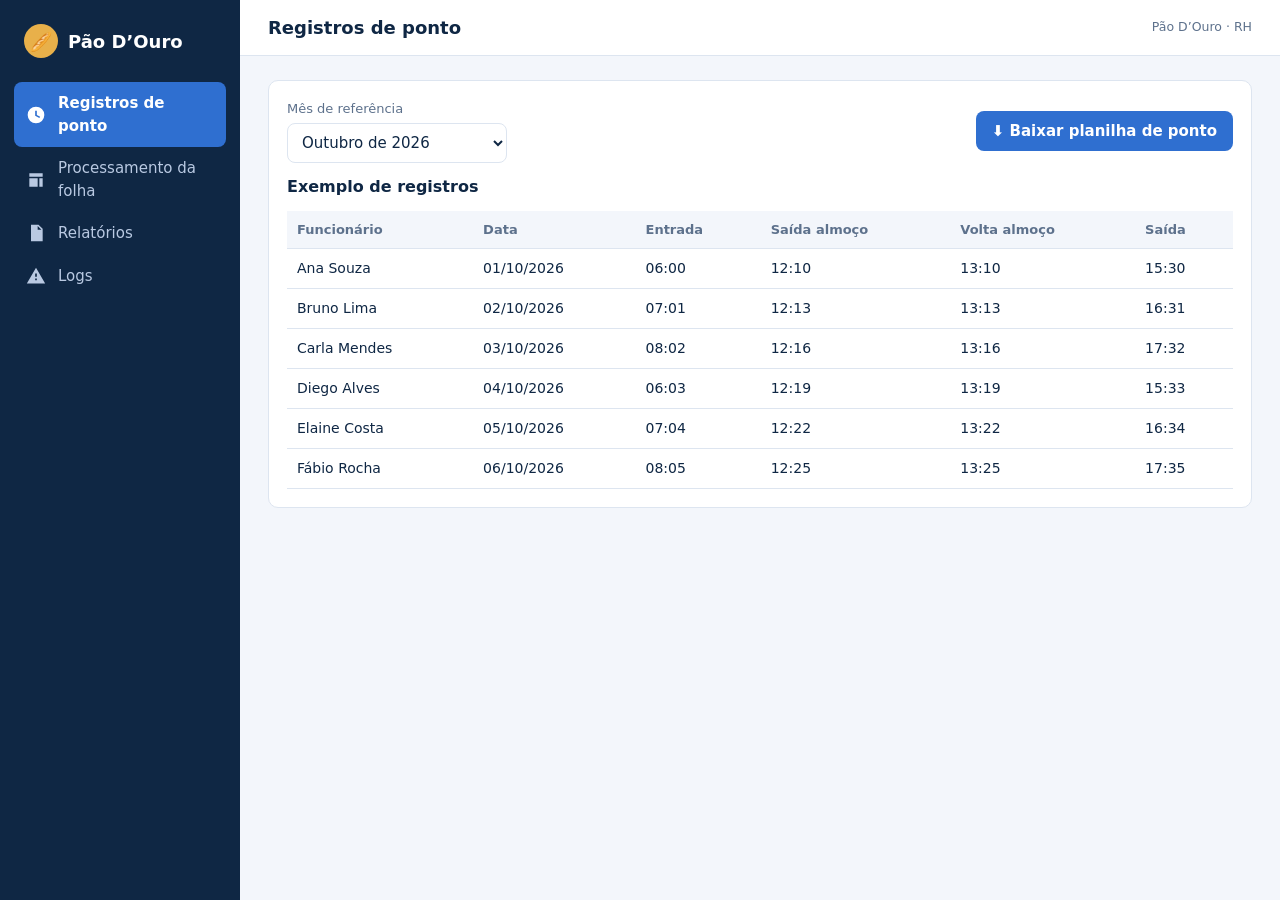
<file: index.html>
<!DOCTYPE html>
<html lang="pt-BR">

<head>
  <meta charset="utf-8">
  <meta name="viewport" content="width=device-width, initial-scale=1">
  <title>Registros de ponto · Pão D’Ouro RH</title>
  <link rel="stylesheet" href="css/styles.css">
</head>

<body>
  <div class="app">

    <!-- MENU LATERAL (igual em todas as páginas) -->
    <aside>
      <div class="brand"><i>🥖</i>Pão D’Ouro</div>
      <nav><a href="index.html" class="on"><svg viewBox="0 0 24 24" fill="currentColor" aria-hidden="true">
            <path d="M12 2a10 10 0 100 20 10 10 0 000-20zm1 5v5l4 2-1 1.7-5-2.7V7z" />
          </svg>Registros de ponto</a><a href="folha.html"><svg viewBox="0 0 24 24" fill="currentColor"
            aria-hidden="true">
            <path d="M4 4h16v4H4zm0 6h10v10H4zm12 0h4v10h-4z" />
          </svg>Processamento da folha</a><a href="relatorios.html"><svg viewBox="0 0 24 24" fill="currentColor"
            aria-hidden="true">
            <path d="M6 2h9l5 5v15H6zm8 1.5V8h4.5zM8 12h8v1.5H8zm0 4h8v1.5H8z" />
          </svg>Relatórios</a><a href="pendencias.html"><svg viewBox="0 0 24 24" fill="currentColor" aria-hidden="true">
            <path d="M12 2L1 21h22zm1 15h-2v-2h2zm0-4h-2V9h2z" />
          </svg>Logs</a></nav>
    </aside>

    <div>
      <!-- CABEÇALHO -->
      <header>
        <h1>Registros de ponto</h1>
        <small>Pão D’Ouro · RH</small>
      </header>

      <!-- CONTEÚDO DA PÁGINA -->
      <main>
        <div class="card">
          <!-- SELEÇÃO DO MÊS + BOTÃO DE DOWNLOAD -->
          <div class="row">
            <div style="min-width:220px"><label for="mesPonto">Mês de referência</label><select id="mesPonto"
                name="mesPonto">
                <option>Janeiro de 2026</option>
                <option>Fevereiro de 2026</option>
                <option>Março de 2026</option>
                <option>Abril de 2026</option>
                <option>Maio de 2026</option>
                <option>Junho de 2026</option>
                <option>Julho de 2026</option>
                <option>Agosto de 2026</option>
                <option>Setembro de 2026</option>
                <option selected>Outubro de 2026</option>
                <option>Novembro de 2026</option>
                <option>Dezembro de 2026</option>
              </select></div>
            <button class="btn" id="btnExportar" type="button">⬇ Baixar planilha de ponto</button>
          </div>
          <!-- TABELA DE EXEMPLO -->
          <h2>Exemplo de registros</h2>
          <div class="tw">
            <table>
              <thead>
                <tr>
                  <th>Funcionário</th>
                  <th>Data</th>
                  <th>Entrada</th>
                  <th>Saída almoço</th>
                  <th>Volta almoço</th>
                  <th>Saída</th>
                </tr>
              </thead>
              <tbody>
                <tr>
                  <td>Ana Souza</td>
                  <td>01/10/2026</td>
                  <td>06:00</td>
                  <td>12:10</td>
                  <td>13:10</td>
                  <td>15:30</td>
                </tr>
                <tr>
                  <td>Bruno Lima</td>
                  <td>02/10/2026</td>
                  <td>07:01</td>
                  <td>12:13</td>
                  <td>13:13</td>
                  <td>16:31</td>
                </tr>
                <tr>
                  <td>Carla Mendes</td>
                  <td>03/10/2026</td>
                  <td>08:02</td>
                  <td>12:16</td>
                  <td>13:16</td>
                  <td>17:32</td>
                </tr>
                <tr>
                  <td>Diego Alves</td>
                  <td>04/10/2026</td>
                  <td>06:03</td>
                  <td>12:19</td>
                  <td>13:19</td>
                  <td>15:33</td>
                </tr>
                <tr>
                  <td>Elaine Costa</td>
                  <td>05/10/2026</td>
                  <td>07:04</td>
                  <td>12:22</td>
                  <td>13:22</td>
                  <td>16:34</td>
                </tr>
                <tr>
                  <td>Fábio Rocha</td>
                  <td>06/10/2026</td>
                  <td>08:05</td>
                  <td>12:25</td>
                  <td>13:25</td>
                  <td>17:35</td>
                </tr>
              </tbody>
            </table>
          </div>
        </div>
      </main>
    </div>
  </div>

<script>
document.getElementById("btnExportar").addEventListener("click", async () => {
  const botao = document.getElementById("btnExportar");
  const mes = document.getElementById("mesPonto").value;
  botao.disabled = true;
  botao.textContent = "Gerando planilha...";
  try {
    const resposta = await fetch("/api/exportar", {
      method: "POST",
      headers: {"Content-Type": "application/json"},
      body: JSON.stringify({mes})
    });
    if (!resposta.ok) {
      const erro = await resposta.json().catch(() => ({erro: "Falha ao gerar relatório"}));
      throw new Error(erro.erro || "Falha ao gerar relatório");
    }
    const blob = await resposta.blob();
    const url = URL.createObjectURL(blob);
    const link = document.createElement("a");
    link.href = url;
    link.download = `relatorio_ponto_${mes.replaceAll(" ", "_")}.xlsx`;
    document.body.appendChild(link);
    link.click();
    link.remove();
    URL.revokeObjectURL(url);
  } catch (erro) {
    alert("Não foi possível exportar: " + erro.message);
  } finally {
    botao.disabled = false;
    botao.textContent = "⬇ Baixar planilha de ponto";
  }
});
</script>

</body>

</html>
</file>
<file: css/styles.css>
:root {
  --bg: #f3f6fb;
  --surface: #fff;
  --ink: #0f2744;
  --muted: #5d718c;
  --line: #dde5f0;
  --navy: #0f2744;
  --blue: #2f6fd0;
  --soft: #e6eefb;
  --ok: #1f8a5b;
  --okbg: #e2f4ec;
  --warn: #b7791f;
  --warnbg: #fdf1d8;
  --bad: #c0392b;
  --badbg: #fbe6e3;
  --gold: #e8b04a;
  box-sizing: border-box;
  padding-top: env(safe-area-inset-top, 0px);
  padding-bottom: env(safe-area-inset-bottom, 0px)
}

@media(prefers-color-scheme:dark) {
  :root:not([data-theme="light"]) {
    color-scheme: dark;
    --bg: #0b1626;
    --surface: #122238;
    --ink: #e6eefb;
    --muted: #93a7c4;
    --line: #233a58;
    --navy: #0a1424;
    --blue: #6aa0f0;
    --soft: #1a3053;
    --okbg: #12362a;
    --ok: #5fcf9c;
    --warnbg: #3a2f12;
    --warn: #f0c26a;
    --badbg: #3d1a16;
    --bad: #ef8b80
  }
}

:root[data-theme="dark"] {
  color-scheme: dark;
  --bg: #0b1626;
  --surface: #122238;
  --ink: #e6eefb;
  --muted: #93a7c4;
  --line: #233a58;
  --navy: #0a1424;
  --blue: #6aa0f0;
  --soft: #1a3053;
  --okbg: #12362a;
  --ok: #5fcf9c;
  --warnbg: #3a2f12;
  --warn: #f0c26a;
  --badbg: #3d1a16;
  --bad: #ef8b80
}

* {
  box-sizing: border-box
}

html,
body {
  margin: 0
}

body {
  background: var(--bg);
  color: var(--ink);
  font: 15px/1.5 "Segoe UI", system-ui, -apple-system, Roboto, sans-serif
}

.app {
  display: grid;
  grid-template-columns: 240px 1fr;
  min-height: 100vh
}

aside {
  background: var(--navy);
  color: #dbe6f7;
  padding: 20px 14px;
  position: sticky;
  top: 0;
  height: 100vh;
  display: flex;
  flex-direction: column;
  gap: 6px
}

.brand {
  display: flex;
  align-items: center;
  gap: 10px;
  padding: 4px 10px 18px;
  color: #fff;
  font-weight: 700;
  font-size: 18px
}

.brand i {
  width: 34px;
  height: 34px;
  border-radius: 50%;
  background: var(--gold);
  color: #0f2744;
  display: grid;
  place-items: center;
  font-style: normal;
  font-size: 18px
}

nav a {
  all: unset;
  box-sizing: border-box;
  width: 100%;
  display: flex;
  gap: 12px;
  align-items: center;
  padding: 10px 12px;
  border-radius: 8px;
  cursor: pointer;
  color: #b9c9e2
}

nav a:hover {
  background: #1b3a63;
  color: #fff
}

nav a.on {
  background: #2f6fd0;
  color: #fff;
  font-weight: 600
}

nav a:focus-visible,
.btn:focus-visible,
input:focus-visible,
select:focus-visible {
  outline: 2px solid var(--gold);
  outline-offset: 2px
}

nav svg {
  width: 20px;
  height: 20px;
  flex: none
}

.foot {
  margin-top: auto;
  font-size: 12px;
  color: #8ea3c4;
  padding: 10px
}

header {
  display: flex;
  align-items: center;
  gap: 12px;
  padding: 14px 28px;
  background: var(--surface);
  border-bottom: 1px solid var(--line)
}

header h1 {
  font-size: 18px;
  margin: 0;
  flex: 1
}

header small {
  color: var(--muted)
}

.menu {
  display: none
}

main {
  padding: 24px 28px 48px;
  max-width: 1180px
}

.grid {
  display: grid;
  gap: 16px
}

.g4 {
  grid-template-columns: repeat(4, 1fr)
}

.g2 {
  grid-template-columns: 1fr 1fr
}

.card {
  background: var(--surface);
  border: 1px solid var(--line);
  border-radius: 10px;
  padding: 18px
}

.card h2 {
  font-size: 16px;
  margin: 0 0 12px
}

.kpi b {
  display: block;
  font-size: 30px;
  line-height: 1.1
}

.kpi span {
  color: var(--muted);
  font-size: 13px
}

.kpi .ic {
  float: right;
  width: 38px;
  height: 38px;
  border-radius: 9px;
  background: var(--soft);
  color: var(--blue);
  display: grid;
  place-items: center
}

.badge {
  display: inline-block;
  padding: 2px 10px;
  border-radius: 99px;
  font-size: 12px;
  font-weight: 600
}

.b-ok {
  background: var(--okbg);
  color: var(--ok)
}

.b-warn {
  background: var(--warnbg);
  color: var(--warn)
}

.b-bad {
  background: var(--badbg);
  color: var(--bad)
}

.b-info {
  background: var(--soft);
  color: var(--blue)
}

.tw {
  overflow-x: auto
}

table {
  width: 100%;
  border-collapse: collapse;
  font-size: 14px
}

th,
td {
  padding: 9px 10px;
  text-align: left;
  border-bottom: 1px solid var(--line);
  white-space: nowrap
}

th {
  color: var(--muted);
  font-weight: 600;
  font-size: 13px;
  background: var(--bg)
}

td.n,
th.n {
  text-align: right
}

.btn {
  all: unset;
  box-sizing: border-box;
  display: inline-flex;
  gap: 8px;
  align-items: center;
  padding: 9px 16px;
  border-radius: 8px;
  background: var(--blue);
  color: #fff;
  font-weight: 600;
  cursor: pointer
}

.btn:hover {
  filter: brightness(.92)
}

.btn.sec {
  background: var(--soft);
  color: var(--blue)
}

.btn[disabled] {
  opacity: .5;
  cursor: not-allowed
}

.btn.sm {
  padding: 5px 12px;
  font-size: 13px
}

label {
  display: block;
  font-size: 13px;
  color: var(--muted);
  margin-bottom: 4px
}

input,
select {
  width: 100%;
  padding: 9px 10px;
  border: 1px solid var(--line);
  border-radius: 8px;
  background: var(--surface);
  color: var(--ink);
  font: inherit
}

.form {
  display: grid;
  grid-template-columns: repeat(4, 1fr);
  gap: 14px
}

.span2 {
  grid-column: span 2
}

.span4 {
  grid-column: 1/-1
}

.bar {
  height: 12px;
  background: var(--soft);
  border-radius: 99px;
  overflow: hidden
}

.bar>div {
  height: 100%;
  background: var(--blue);
  width: 0;
  transition: width .4s
}

.steps {
  list-style: none;
  padding: 0;
  margin: 16px 0 0;
  display: grid;
  gap: 8px
}

.steps li {
  display: flex;
  gap: 12px;
  align-items: center;
  padding: 10px 12px;
  border: 1px solid var(--line);
  border-radius: 8px;
  color: var(--muted)
}

.steps .dot {
  width: 22px;
  height: 22px;
  border-radius: 50%;
  border: 2px solid var(--line);
  display: grid;
  place-items: center;
  font-size: 12px;
  flex: none
}

.steps li.run {
  color: var(--ink);
  border-color: var(--blue);
  background: var(--soft)
}

.steps li.run .dot {
  border-color: var(--blue);
  border-top-color: transparent;
  animation: sp 1s linear infinite
}

.steps li.done {
  color: var(--ink)
}

.steps li.done .dot {
  background: var(--ok);
  border-color: var(--ok);
  color: #fff
}

@keyframes sp {
  to {
    transform: rotate(360deg)
  }
}

.seg {
  display: flex;
  height: 26px;
  border-radius: 6px;
  overflow: hidden;
  margin: 6px 0 2px
}

.seg div {
  display: grid;
  place-items: center;
  color: #fff;
  font-size: 12px
}

.row {
  display: flex;
  gap: 12px;
  align-items: center;
  flex-wrap: wrap;
  justify-content: space-between;
  margin-bottom: 12px
}

.pend {
  display: flex;
  gap: 12px;
  align-items: flex-start;
  justify-content: space-between;
  padding: 12px 0;
  border-bottom: 1px solid var(--line)
}

.pend:last-child {
  border: 0
}

.toast {
  position: fixed;
  right: 20px;
  bottom: calc(20px + env(safe-area-inset-bottom, 0px));
  background: var(--navy);
  color: #fff;
  padding: 12px 18px;
  border-radius: 8px;
  box-shadow: 0 6px 24px #0004;
  max-width: 320px;
  z-index: 20
}

.empty {
  color: var(--muted);
  text-align: center;
  padding: 24px
}

@media(max-width:900px) {
  .g4 {
    grid-template-columns: 1fr 1fr
  }

  .g2 {
    grid-template-columns: 1fr
  }

  .form {
    grid-template-columns: 1fr 1fr
  }
}

@media(max-width:760px) {
  .app {
    grid-template-columns: 1fr
  }

  aside {
    position: fixed;
    z-index: 10;
    left: 0;
    top: 0;
    width: 250px;
    transform: translateX(-100%);
    transition: transform .25s
  }

  aside.open {
    transform: none
  }

  .menu {
    display: inline-flex;
    all: unset;
    cursor: pointer;
    font-size: 22px;
    padding: 2px 8px
  }

  header,
  main {
    padding-left: 16px;
    padding-right: 16px
  }

  .g4 {
    grid-template-columns: 1fr
  }

  .form {
    grid-template-columns: 1fr
  }

  .span2 {
    grid-column: auto
  }
}

@media(prefers-reduced-motion:reduce) {
  * {
    animation: none !important;
    transition: none !important
  }
}

/* ---- Ajustes para a versão só HTML (sem JavaScript) ---- */
nav a {
  text-decoration: none
}

.steps li .dot {
  animation: none
}

.steps li.run .dot {
  animation: none;
  border-top-color: var(--blue)
}

@media(max-width:760px) {
  .app {
    grid-template-columns: 1fr
  }

  aside {
    position: static;
    transform: none;
    width: auto;
    height: auto;
    flex-direction: column
  }

  nav {
    display: flex;
    flex-wrap: wrap;
    gap: 4px
  }

  nav a {
    width: auto
  }

  .foot {
    display: none
  }
}
</file>
